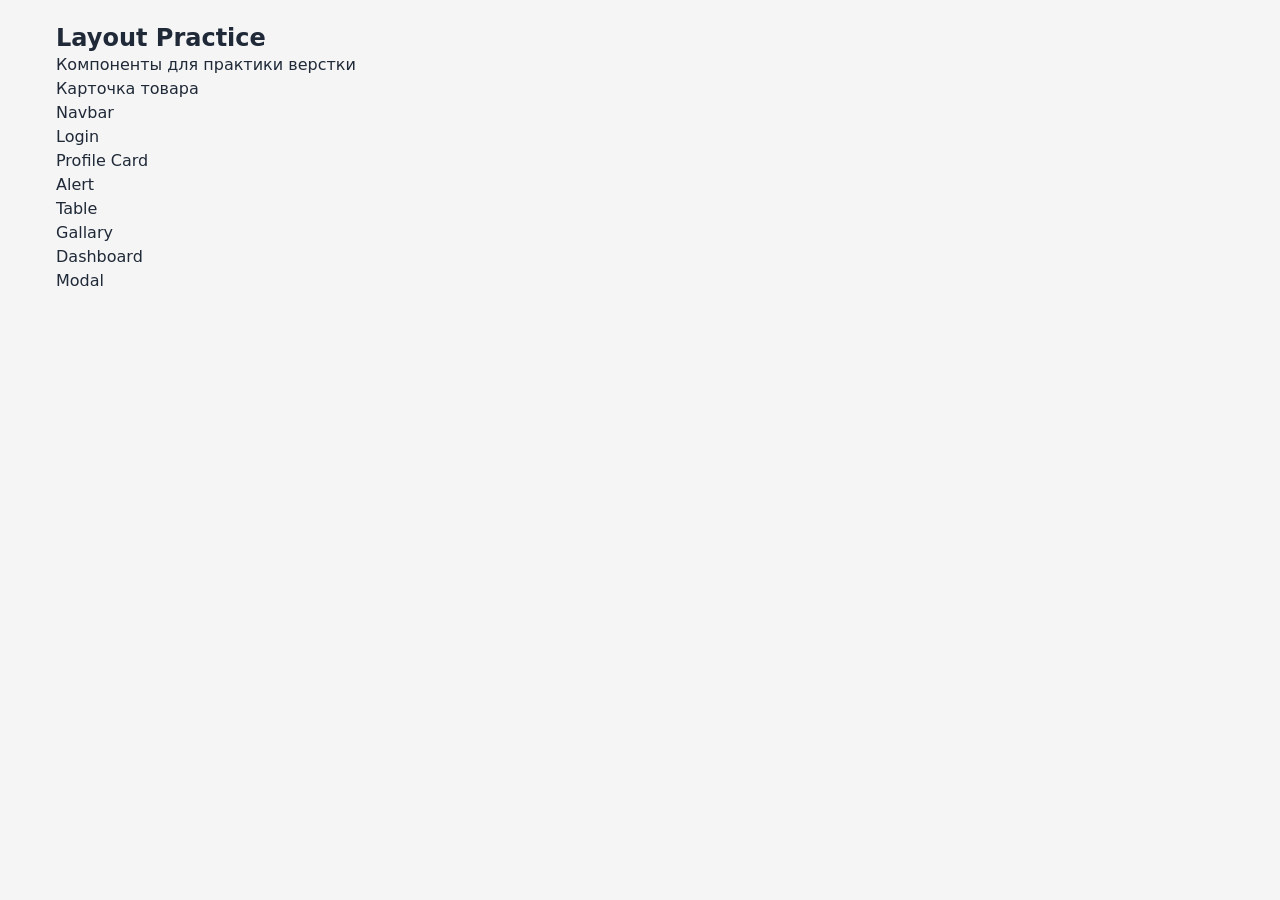
<file: index.html>
<!DOCTYPE html>
<html lang="ru">
<head>
    <meta charset="UTF-8">
    <meta name="viewport" content="width=device-width, initial-scale=1.0">
    <link rel="stylesheet" href="css/base.css">
    <title>Document</title>
</head>
<body>
    <div class="container">
        <h1>Layout Practice</h1>
        <p>Компоненты для практики верстки</p>

        <ul>
            <li><a href="components/card/index.html">Карточка товара</a></li>
            <li><a href="components/navbar/index.html">Navbar</a></li>
            <li><a href="components/login/index.html">Login</a></li>
            <li><a href="components/profile/index.html">Profile Card</a></li>
            <li><a href="components/alert/index.html">Alert</a></li>
            <li><a href="components/table/index.html">Table</a></li>
            <li><a href="components/gallary/index.html">Gallary</a></li>
            <li><a href="components/dashboard/index.html">Dashboard</a></li>
            <li><a href="components/modal/index.html">Modal</a></li>
        </ul>
    </div>
</body>
</html>
</file>
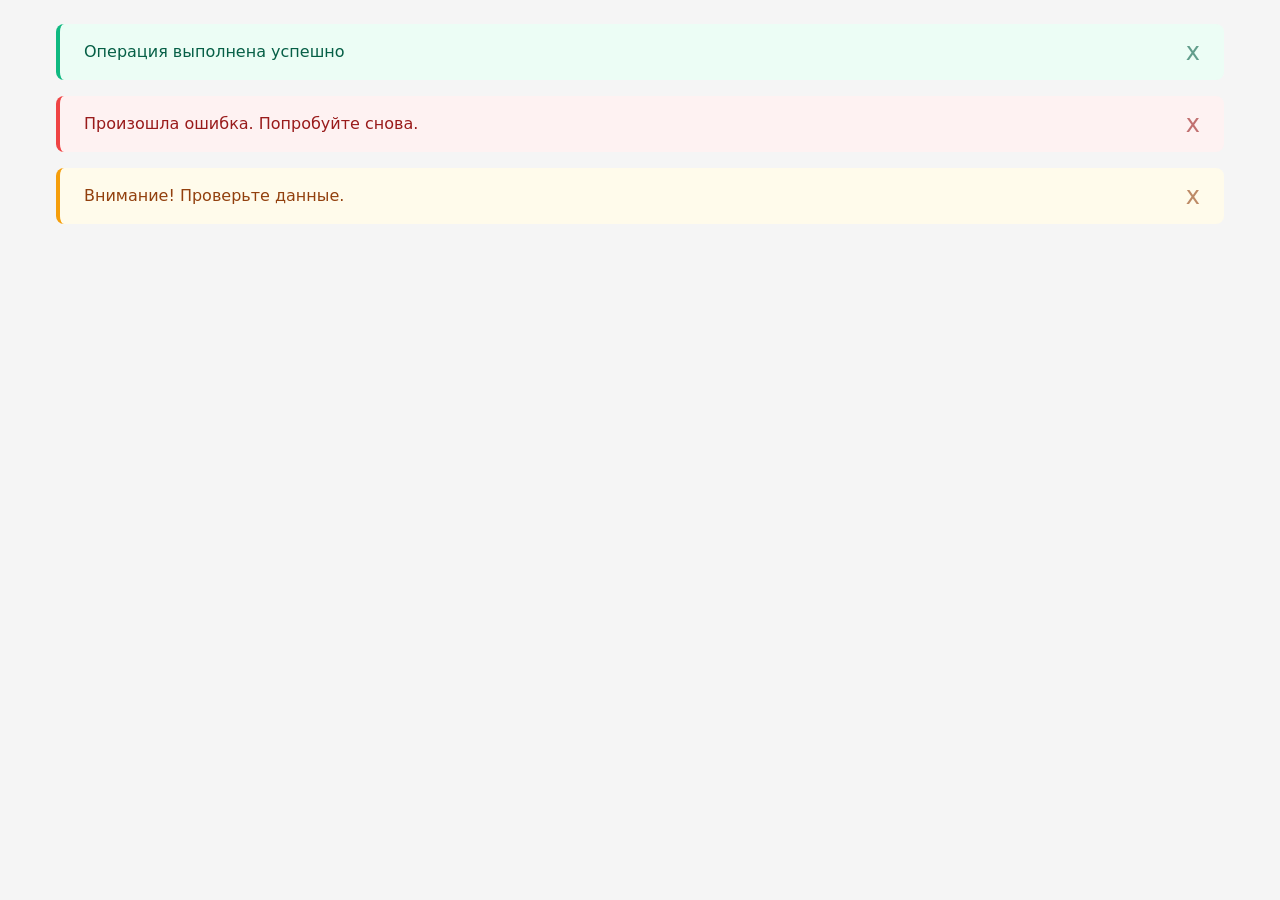
<file: components/alert/index.html>
<!DOCTYPE html>
<html lang="ru">
<head>
    <meta charset="UTF-8">
    <meta name="viewport" content="width=device-width, initial-scale=1.0">
    <title>Alert</title>
    <link rel="stylesheet" href="../../css/base.css">
    <link rel="stylesheet" href="style.css">
</head>
<body>
    <div class="container">
        <div class="alert alert--success">
            <span class="alert__text">Операция выполнена успешно</span>
            <button class="alert__close">x</button>
        </div>

        <div class="alert alert--error">
            <span class="alert__text">Произошла ошибка. Попробуйте снова.</span>
            <button class="alert__close">x</button>
        </div>

        <div class="alert alert--warning">
            <span class="alert__text">Внимание! Проверьте данные.</span>
            <button class="alert__close">x</button>
        </div>
    </div>
</body>
</html>
</file>
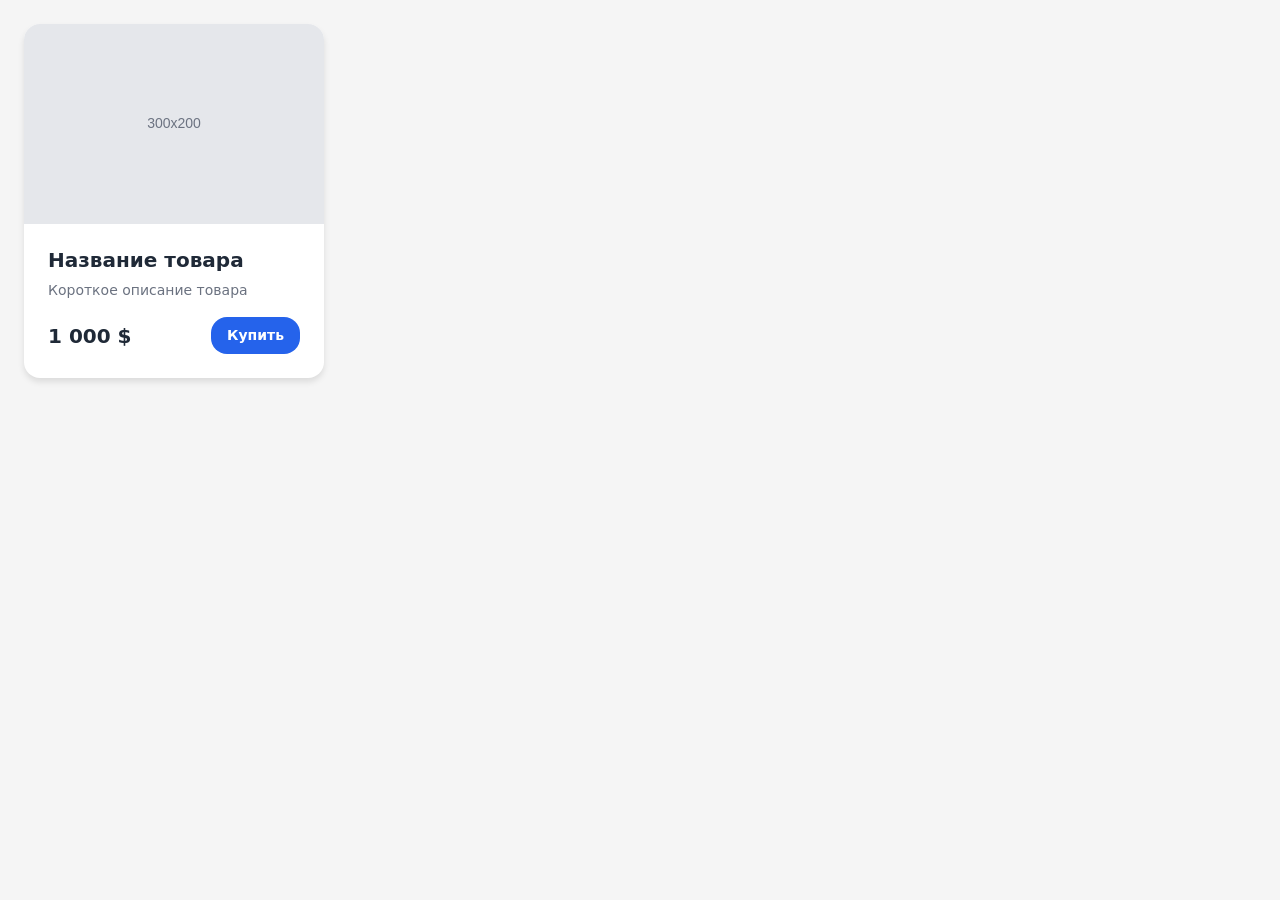
<file: components/card/index.html>
<!DOCTYPE html>
<html lang="ru">
<head>
    <meta charset="UTF-8">
    <meta name="viewport" content="width=device-width, initial-scale=1.0">
    <title>Карточка товара</title>
    <link rel="stylesheet" href="../../css/base.css">
    <link rel="stylesheet" href="style.css">
</head>
<body>
    <article class="card">
        <img class="card__image" src="data:image/svg+xml,%3Csvg xmlns='http://www.w3.org/2000/svg' 
        width='300' height='200'%3E%3Crect width='300' height='200' 
        fill='%23e5e7eb'/%3E%3Ctext x='50%25' y='50%25' fill='%236b7280' font-family='sans-serif' 
        font-size='14' text-anchor='middle' dominant-baseline='middle'%3E300x200%3C/text%3E%3C/svg%3E" 
        alt="Товар">
        <div class="card__body">
            <h2 class="card__title">Название товара</h2>
            <p class="card__description">Короткое описание товара</p>
            <div class="card__footer">
                <span class="card__price">1 000 $</span>
                <button class="card__button">Купить</button>
            </div>
        </div>
    </article>
</body>
</html>
</file>
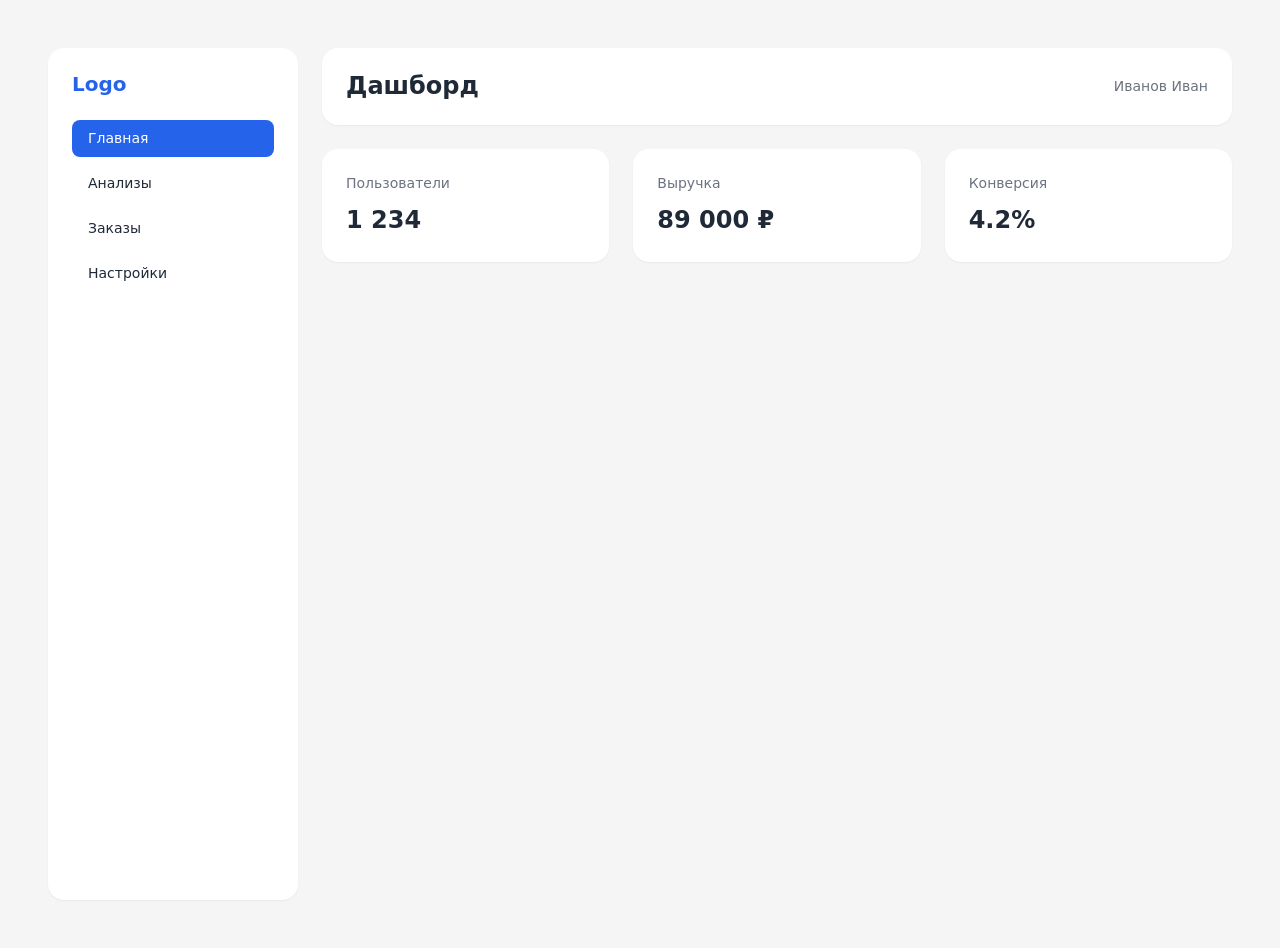
<file: components/dashboard/index.html>
<!DOCTYPE html>
<html lang="ru">
<head>
    <meta charset="UTF-8">
    <meta name="viewport" content="width=device-width, initial-scale=1.0">
    <title>Dashboard</title>
    <link rel="stylesheet" href="../../css/base.css">
    <link rel="stylesheet" href="style.css">
</head>
<body>
    <div class="dashboard">
        <aside class="dashboard__sidebar">
            <h2 class="dashboard__logo">Logo</h2>
            <nav class="dashboard__nav">
                <a href="" class="dashboard__link dashboard__link--active">Главная</a>
                <a href="" class="dashboard__link">Анализы</a>
                <a href="" class="dashboard__link">Заказы</a>
                <a href="" class="dashboard__link">Настройки</a>
            </nav>
        </aside>

        <header class="dashboard__header">
            <h1 class="dashboard__title">Дашборд</h1>
            <div class="dashboard__user">Иванов Иван</div>
        </header>

        <main class="dashboard__content">
            <div class="dashboard__widgets">
                <div class="widget">
                    <span class="widget__label">Пользователи</span>
                    <span class="widget__value">1 234</span>
                </div>
                <div class="widget">
                    <span class="widget__label">Выручка</span>
                    <span class="widget__value">89 000 ₽</span>
                </div>
                <div class="widget">
                    <span class="widget__label">Конверсия</span>
                    <span class="widget__value">4.2%</span>
                </div>
            </div>
        </main>
    </div>
</body>
</html>
</file>
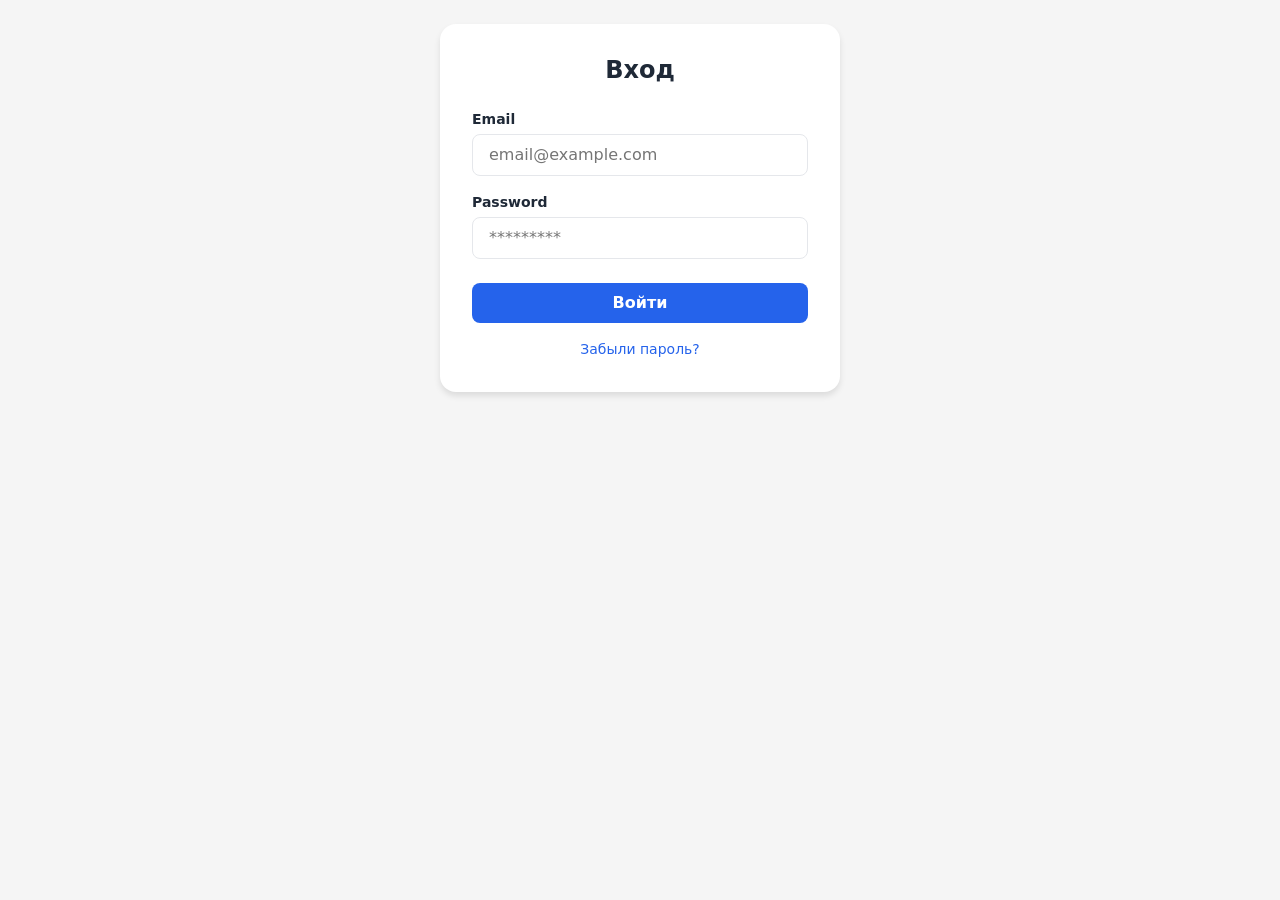
<file: components/login/index.html>
<!DOCTYPE html>
<html lang="ru">
<head>
    <meta charset="UTF-8">
    <meta name="viewport" content="width=device-width, initial-scale=1.0">
    <title>Login</title>
    <link rel="stylesheet" href="../../css/base.css">
    <link rel="stylesheet" href="style.css">
</head>
<body>
    <div class="container">
        <form class="login">
            <h2 class="login__title">Вход</h2>

            <div class="login__field">
                <label for="email" class="login__label">Email</label>
                <input type="email" id="email" class="login__input" placeholder="email@example.com">
            </div>

            <div class="login__field">
                <label for="password" class="login__label">Password</label>
                <input type="password" id="password" class="login__input" placeholder="*********">
            </div>

            <button class="login__button" type="submit">Войти</button>
            <a href="#" class="login__link">Забыли пароль?</a>
        </form>
    </div>
</body>
</html>
</file>
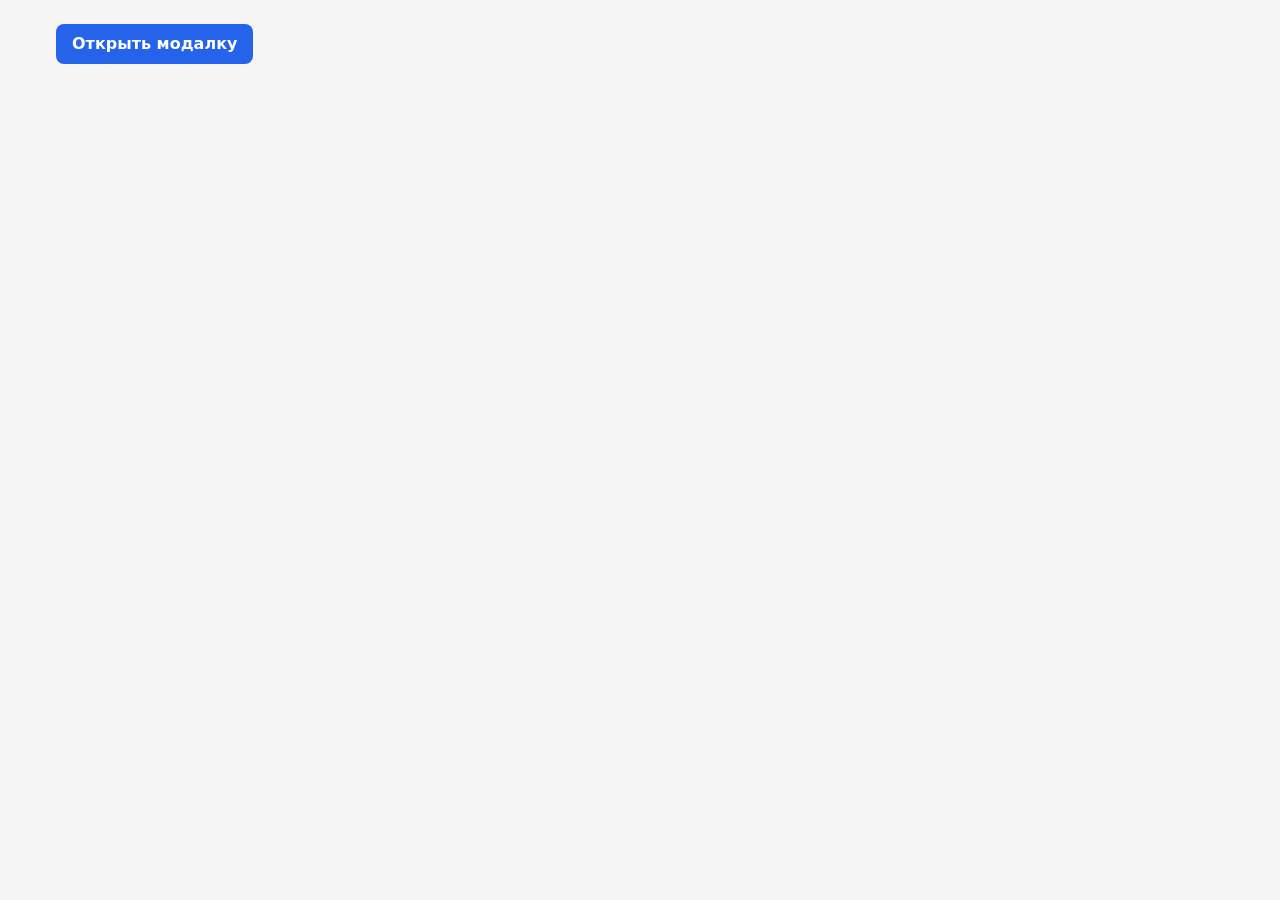
<file: components/modal/index.html>
<!DOCTYPE html>
<html lang="ru">
<head>
    <meta charset="UTF-8">
    <meta name="viewport" content="width=device-width, initial-scale=1.0">
    <title>Modal</title>
    <link rel="stylesheet" href="../../css/base.css">
    <link rel="stylesheet" href="style.css">
</head>
<body>
    <div class="container">
        <a href="#modal" class="modal__open">Открыть модалку</a>

        <div class="modal" id="modal">
            <a href="#" class="modal__overlay"></a>

            <div class="modal__window">
                <a href="#" class="modal__close">x</a>
                <h2 class="modal__title">Заголовок</h2>
                <p class="modal__text">Это модальное окно, оно открывается и закрывается без JS</p>
            </div>
        </div>
    </div>
</body>
</html>
</file>
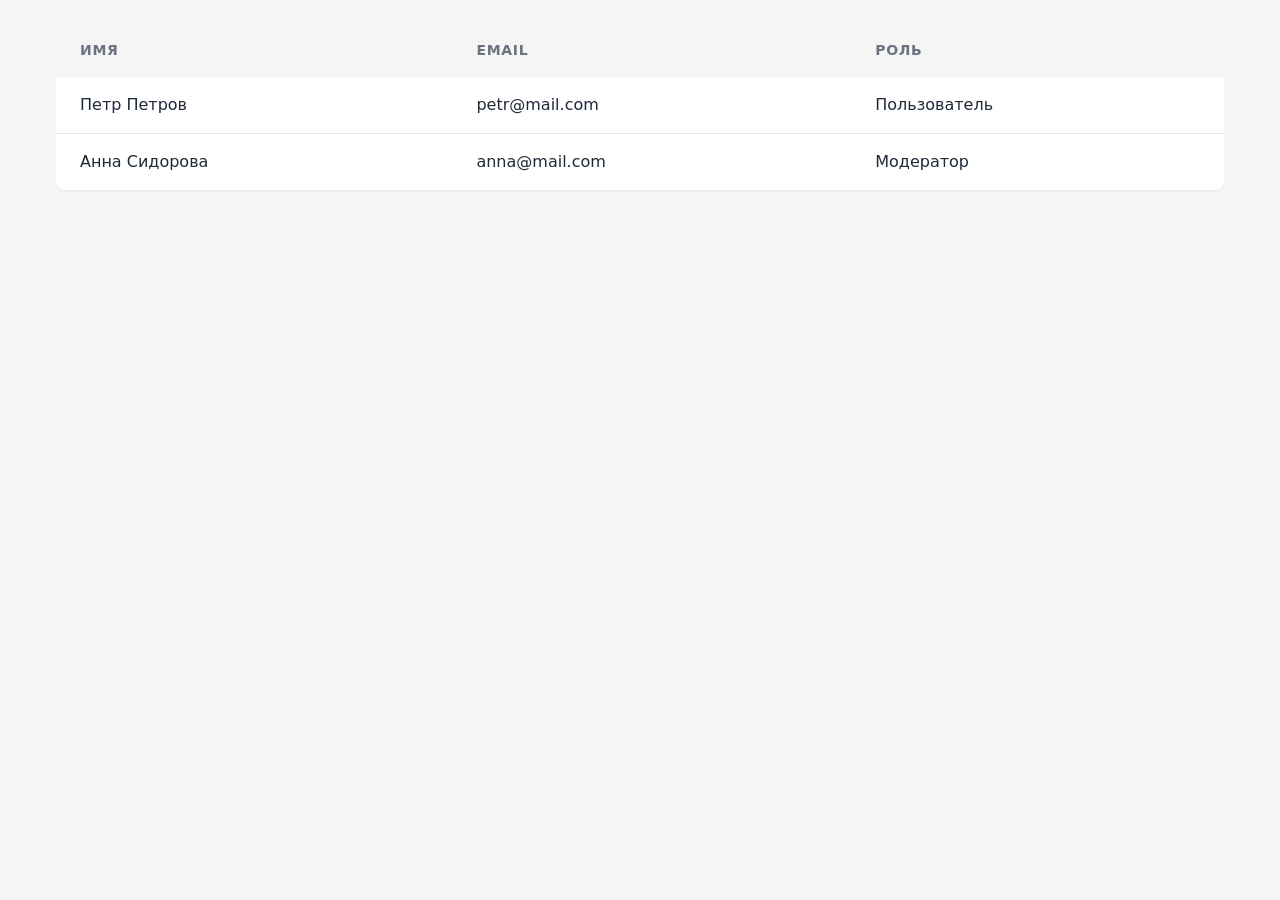
<file: components/table/index.html>
<!DOCTYPE html>
<html lang="ru">
<head>
    <meta charset="UTF-8">
    <meta name="viewport" content="width=device-width, initial-scale=1.0">
    <title>Table</title>
    <link rel="stylesheet" href="../../css/base.css">
    <link rel="stylesheet" href="style.css">
</head>
<body>
    <div class="container">
        <table class="table">
            <thead class="table__head">
                <tr class="table__row">
                    <th class="table__cell table__cell--head">Имя</th>
                    <th class="table__cell table__cell--head">Email</th>
                    <th class="table__cell table__cell--head">Роль</th>
                </tr>
            </thead>
            <tbody class="table__body">
                <tr class="table__row">
                    <td class="table__cell">Петр Петров</td>
                    <td class="table__cell">petr@mail.com</td>
                    <td class="table__cell">Пользователь</td>
                </tr>
                <tr class="table__row">
                    <td class="table__cell">Анна Сидорова</td>
                    <td class="table__cell">anna@mail.com</td>
                    <td class="table__cell">Модератор</td>
                </tr>
            </tbody>
        </table>
    </div>
</body>
</html>
</file>
<file: css/base.css>
@import url('./reset.css');
@import url('./variables.css');

body {
    font-family: system-ui, -apple-system, sans-serif;
    font-size: var(--font-size-base);
    line-height: var(--line-height);
    color: var(--color-text);
    background-color: var(--color-bg);
    min-height: 100vh;
    padding: var(--space-lg);
}

h1, h2, h3, h4 {
    font-weight: var(--font-weight-bold);
    line-height: 1.2;
}

h1 { font-size: var(--font-size-xl); }
h2 { font-size: var(--font-size-lg); }
h3 { font-size: var(--font-size-base); }

p { color: var(--color-text); }

.container {
    max-width: 1200px;
    margin: 0 auto;
    padding: 0 var(--space-md);
}
</file>
<file: components/alert/style.css>
.alert {
    display: flex;
    justify-content: space-between;
    align-items: center;
    padding: var(--space-md) var(--space-lg);
    border-radius: var(--radius-md);
    border-left: 4px solid transparent;
    margin-bottom: var(--space-md);
}

.alert__text {
    font-size: var(--font-size-base);
    font-weight: var(--font-weight-normal);
}

.alert__close {
    background: none;
    border: none;
    font-size: var(--font-size-xl);
    line-height: 1;
    cursor: pointer;
    color: inherit;
    opacity: 0.6;
    transition: opacity 0.2s ease;
}

.alert__close:hover {
    opacity: 1;
}

.alert--success {
    background-color: #ecfdf5;
    border-left-color: #10b981;
    color: #065f46;
}

.alert--error {
    background-color: #fef2f2;
    border-left-color: #ef4444;
    color: #991b1b;
}

.alert--warning {
    background-color: #fffbeb;
    border-left-color: #f59e0b;
    color: #92400e;
}
</file>
<file: components/card/style.css>
.card {
    max-width: 300px;
    background-color: var(--color-surface);
    border-radius: var(--radius-lg);
    box-shadow: var(--shadow-md);
    overflow: hidden;
}

.card__image {
    width: 100%;
    height: 200px;
    object-fit: cover;
}

.card__body {
    padding: var(--space-lg);
}

.card__title {
    font-size: var(--font-size-lg);
    font-weight: var(--font-weight-bold);
    margin-bottom: var(--space-sm);
}

.card__description {
    font-size: var(--font-size-sm);
    color: var(--color-text-muted);
    margin-bottom: var(--space-md);
}

.card__footer {
    display: flex;
    justify-content: space-between;
    align-items: center;
}

.card__price {
    font-size: var(--font-size-lg);
    font-weight: var(--font-weight-bold);
    color: var(--color-text);
}

.card__button {
    background-color: var(--color-primary);
    color: #ffffff;
    border: none;
    border-radius: var(--space-md);
    padding: var(--space-sm) var(--space-md);
    font-size: var(--font-size-sm);
    font-weight: var(--font-weight-bold);
    cursor: pointer;
    transition: background-color 0.2s ease;
}

.card__button:hover {
    background-color: var(--color-primary-hover);
}
</file>
<file: components/dashboard/style.css>
.dashboard {
    display: grid;
    grid-template-columns: 250px 1fr;
    grid-template-rows: auto 1fr;
    grid-template-areas: 
    "sidebar header"
    "sidebar content";
    gap: var(--space-lg);
    min-height: 100vh;
    padding: var(--space-lg);
}

.dashboard__sidebar {
    grid-area: sidebar;
    background-color: var(--color-surface);
    border-radius: var(--radius-lg);
    padding: var(--space-lg);
    box-shadow: var(--shadow-sm);
}

.dashboard__logo {
    font-size: var(--font-size-lg);
    font-weight: var(--font-weight-bold);
    color: var(--color-primary);
    margin-bottom: var(--space-lg);
}

.dashboard__nav {
    display: flex;
    flex-direction: column;
    gap: var(--space-sm);
}

.dashboard__link {
    padding: var(--space-sm) var(--space-md);
    border-radius: var(--radius-md);
    font-size: var(--font-size-sm);
    color: var(--color-text);
    transition: background-color 0.2s ease, color 0.2s ease;
}

.dashboard__link:hover {
    background-color: var(--color-bg);
    color: var(--color-text);
}

.dashboard__link--active {
    background-color: var(--color-primary);
    color: #ffffff;
}

.dashboard__header {
    grid-area: header;
    display: flex;
    justify-content: space-between;
    align-items: center;
    background-color: var(--color-surface);
    border-radius: var(--radius-lg);
    padding: var(--space-lg);
    box-shadow: var(--shadow-sm);
}

.dashboard__title {
    font-size: var(--font-size-xl);
    font-weight: var(--font-weight-bold);
}

.dashboard__user {
    font-size: var(--font-size-sm);
    color: var(--color-text-muted);
}

.dashboard__content {
    grid-area: content;
}

.dashboard__widgets {
    display: grid;
    grid-template-columns: repeat(auto-fit, minmax(200px, 1fr));
    gap: var(--space-lg);
}

.widget {
    background-color: var(--color-surface);
    border-radius: var(--radius-lg);
    padding: var(--space-lg);
    box-shadow: var(--shadow-sm);
    display: flex;
    flex-direction: column;
    gap: var(--space-sm);
}

.widget__label {
    font-size: var(--font-size-sm);
    color: var(--color-text-muted);
}

.widget__value {
    font-size: var(--font-size-xl);
    font-weight: var(--font-weight-bold);
    color: var(--color-text);
}

@media (max-width: 768px) {
    .dashboard {
        grid-template-columns: 1fr;
        grid-template-areas: 
        "sidebar"
        "header"
        "content";
    }
}
</file>
<file: components/login/style.css>
.login {
    max-width: 400px;
    margin: 0 auto;
    padding: var(--space-xl);
    background-color: var(--color-surface);
    border-radius: var(--radius-lg);
    box-shadow: var(--shadow-md );
}

.login__title {
    font-size: var(--font-size-xl);
    font-weight: var(--font-weight-bold);
    text-align: center;
    margin-bottom: var(--space-lg);
}

.login__field {
    display: flex;
    flex-direction: column;
    gap: var(--space-xs);
    margin-bottom: var(--space-md);
}

.login__label {
    font-size: var(--font-size-sm);
    font-weight: var(--font-weight-bold);
    color: var(--color-text);
}

.login__input {
    padding: var(--space-sm) var(--space-md);
    border: 1px solid var(--color-border);
    border-radius: var(--radius-md);
    font-size: var(--font-size-base);
    background-color: var(--color-surface);
    color: var(--color-text);
    transition: border-color 0.2s ease;
}

.login__input:focus {
    outline: none;
    border-color: var(--color-primary);
}

.login__button {
    width: 100%;
    background-color: var(--color-primary);
    color: #ffffff;
    border: none;
    border-radius: var(--radius-md);
    padding: var(--space-sm);
    font-size: var(--font-size-base);
    font-weight: var(--font-weight-bold);
    cursor: pointer;
    margin-top: var(--space-sm);
    transition: background-color 0.2s ease;
}

.login__button:hover {
    background-color: var(--color-primary-hover);
}

.login__link {
    display: block;
    text-align: center;
    margin-top: var(--space-md);
    font-size: var(--font-size-sm);
    color: var(--color-primary);
    transition: color 0.2s ease;
}

.login__link:hover {
    color: var(--color-primary-hover);
}
</file>
<file: components/modal/style.css>
.modal {
    position: fixed;
    inset: 0;
    display: none;
    align-items: center;
    justify-content: center;
    z-index: 100;
}

.modal:target {
    display: flex;
}

.modal__overlay {
    position: absolute;
    inset: 0;
    background-color: rgba(0, 0, 0, 0.05);
}

.modal__window {
    position: relative;
    background-color: var(--color-surface);
    border-radius: var(--radius-lg);
    padding: var(--space-xl);
    max-width: 400px;
    width: 90%;
    box-shadow: var(--shadow-md);
    z-index: 1; 
}

.modal__close {
    position: absolute;
    top: var(--space-sm);
    right: var(--space-md);
    font-size: var(--font-size-xl);
    color: var(--color-text-muted);
    transition: color 0.2s ease;
}

.modal__close:hover {
    color: var(--color-text);
}

.modal__title {
    font-size: var(--font-size-xl);
    font-weight: var(--font-weight-bold);
    margin-bottom: var(--space-md);
}

.modal__text {
    font-size: var(--font-size-base);
    color: var(--color-text-muted);
}

.modal__open {
    display: inline-block;
    padding: var(--space-sm) var(--space-md);
    background-color: var(--color-primary);
    color: #ffffff;
    border-radius: var(--radius-md);
    font-weight: var(--font-weight-bold);
    transition: background-color 0.2s ease;
}

.modal__open:hover {
    background-color: var(--color-primary-hover);
}
</file>
<file: components/table/style.css>
.table {
    width: 100%;
    border-collapse: collapse;
    background-color: var(--color-surface);
    border-radius: var(--radius-md);
    overflow: hidden;
    box-shadow: var(--shadow-sm);
}

.table__cell{
    padding: var(--space-md) var(--space-lg);
    text-align: left;
    font-size: var(--font-size-base);
    color: var(--color-text);
    border-bottom: 1px solid var(--color-border);
}

.table__cell--head {
    font-weight: var(--font-weight-bold);
    font-size: var(--font-size-sm);
    color: var(--color-text-muted);
    background-color: var(--color-bg);
    letter-spacing: 0.05em;
    text-transform: uppercase;
}

.table__row:last-child .table__cell {
    border-bottom: none;
}

.table__row:hover {
    background-color: var(--color-bg);
}
</file>
